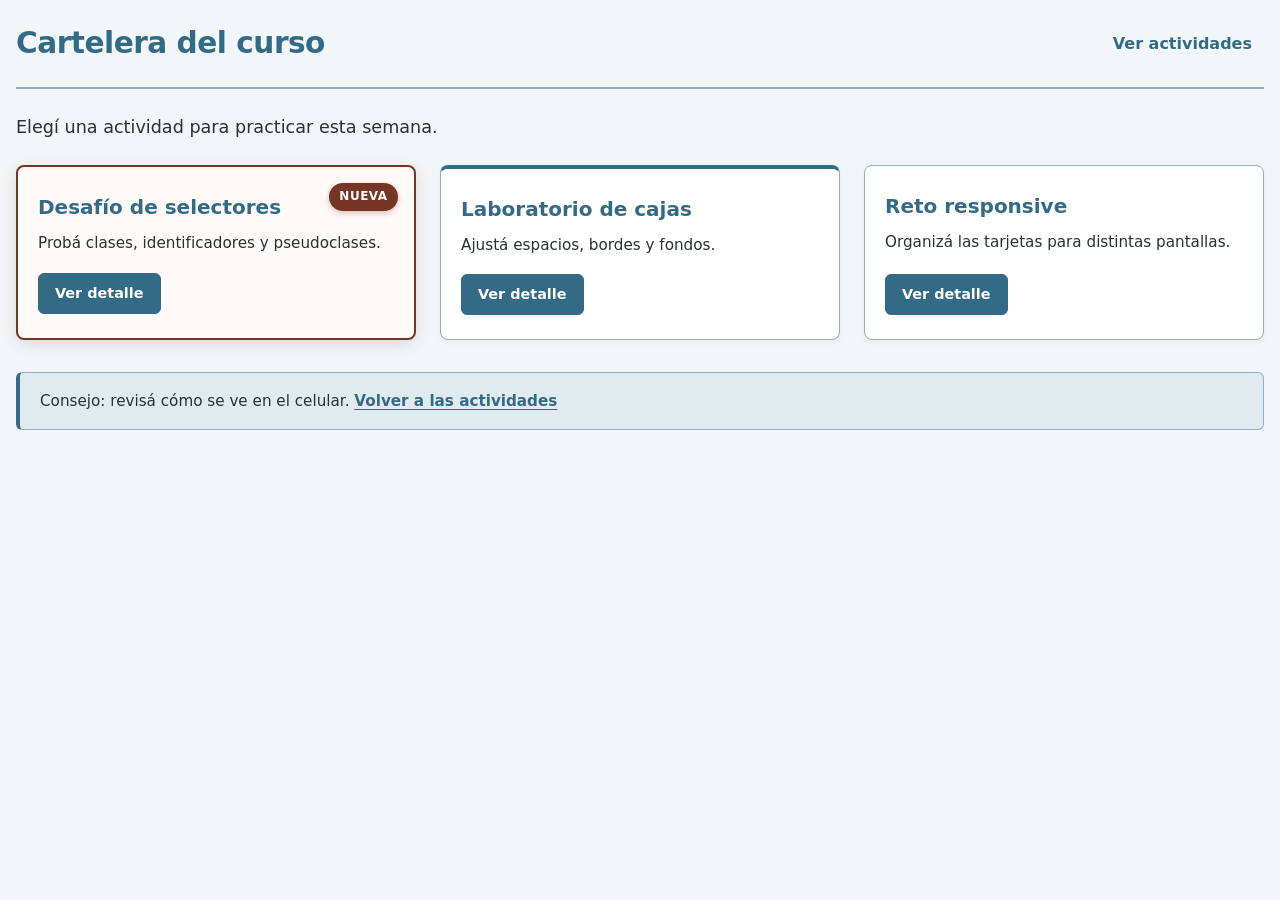
<file: Practica - CSS/index.html>
<!doctype html>
<html lang="es">
<head>
  <meta charset="utf-8">
  <meta name="viewport" content="width=device-width, initial-scale=1">
  <title>Cartelera del curso</title>
  <link rel="stylesheet" href="styles.css">
</head>
<body>
  <header class="cabecera">
    <h1 id="titulo">Cartelera del curso</h1>
    <nav><a href="#actividades">Ver actividades</a></nav>
  </header>
  <main>
    <p class="intro">Elegí una actividad para practicar esta semana.</p>
    <section id="actividades" class="cartelera">
      <article class="tarjeta tarjeta--destacada">
        <span class="tarjeta__etiqueta">Nueva</span>
        <h2 class="tarjeta__titulo">Desafío de selectores</h2>
        <p>Probá clases, identificadores y pseudoclases.</p>
        <a class="tarjeta__enlace" href="#">Ver detalle</a>
      </article>
      <article class="tarjeta">
        <h2 class="tarjeta__titulo">Laboratorio de cajas</h2>
        <p>Ajustá espacios, bordes y fondos.</p>
        <a class="tarjeta__enlace" href="#">Ver detalle</a>
      </article>
      <article class="tarjeta">
        <h2 class="tarjeta__titulo">Reto responsive</h2>
        <p>Organizá las tarjetas para distintas pantallas.</p>
        <a class="tarjeta__enlace" href="#">Ver detalle</a>
      </article>
    </section>
    <p class="aviso">Consejo: revisá cómo se ve en el celular. <a href="#actividades">Volver a las actividades</a></p>
  </main>
</body>
</html>
</file>
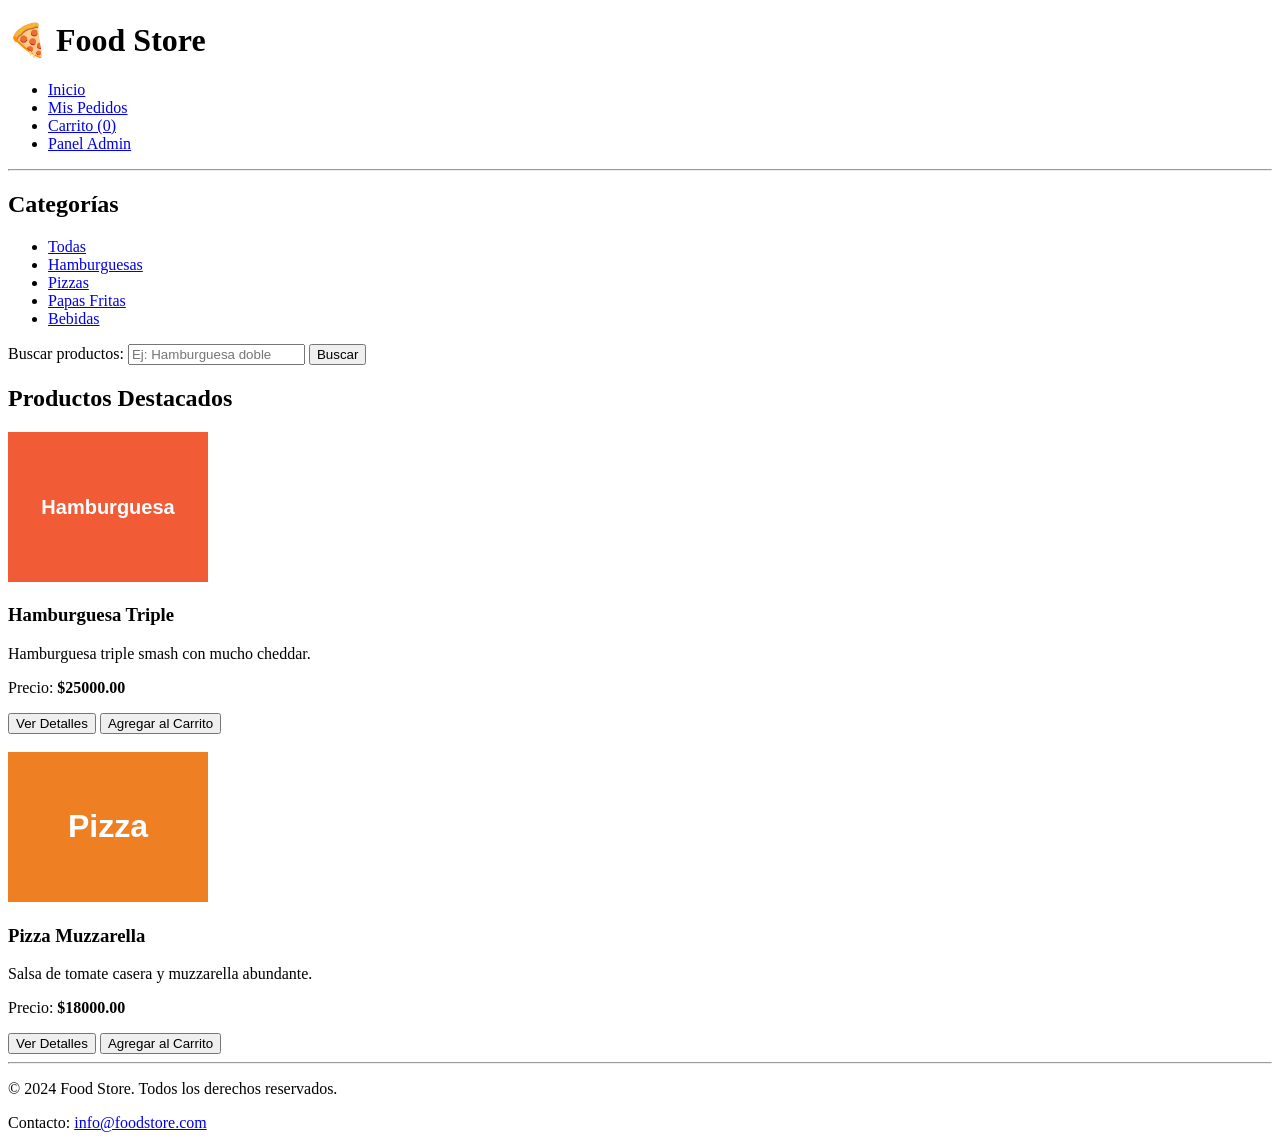
<file: TP2 - HTML/index.html>
<!DOCTYPE html>
<html lang="es">
<head>
    <meta charset="UTF-8">
    <meta name="viewport" content="width=device-width, initial-scale=1.0">
    <title>Food Store - Catálogo</title>
</head>
<body>

    <!-- Encabezado del Sitio -->
    <header>
        <h1>🍕 Food Store</h1>
        <nav>
            <ul>
                <li><a href="index.html">Inicio</a></li>
                <li><a href="#">Mis Pedidos</a></li>
                <li><a href="#">Carrito (0)</a></li>
                <li><a href="admin.html">Panel Admin</a></li>
            </ul>
        </nav>
    </header>

    <hr>

    <!-- Barra Lateral de Categorías -->
    <aside>
        <h2>Categorías</h2>
        <ul>
            <li><a href="#">Todas</a></li>
            <li><a href="#">Hamburguesas</a></li>
            <li><a href="#">Pizzas</a></li>
            <li><a href="#">Papas Fritas</a></li>
            <li><a href="#">Bebidas</a></li>
        </ul>
    </aside>

    <!-- Contenido Principal -->
    <main>
        <!-- Formulario de Búsqueda -->
        <form action="#" method="get">
            <label for="buscar-productos">Buscar productos: </label>
            <input type="text" id="buscar-productos" name="q" placeholder="Ej: Hamburguesa doble">
            <button type="submit">Buscar</button>
        </form>

        <!-- Sección de Catálogo de Productos -->
        <section>
            <h2>Productos Destacados</h2>

            <!-- Artículo 1: Hamburguesa -->
            <article>
                <img src="assets/hamburguesa.svg" alt="Hamburguesa Triple" width="200" height="150">
                <h3>Hamburguesa Triple</h3>
                <p>Hamburguesa triple smash con mucho cheddar.</p>
                <p>Precio: <strong>$25000.00</strong></p>
                <button type="button">Ver Detalles</button>
                <button type="button">Agregar al Carrito</button>
            </article>

            <br>

            <!-- Artículo 2: Pizza -->
            <article>
                <img src="assets/pizza.svg" alt="Pizza Muzzarella" width="200" height="150">
                <h3>Pizza Muzzarella</h3>
                <p>Salsa de tomate casera y muzzarella abundante.</p>
                <p>Precio: <strong>$18000.00</strong></p>
                <button type="button">Ver Detalles</button>
                <button type="button">Agregar al Carrito</button>
            </article>
        </section>
    </main>

    <hr>

    <!-- Pie de Página -->
    <footer>
        <p>&copy; 2024 Food Store. Todos los derechos reservados.</p>
        <p>Contacto: <a href="mailto:info@foodstore.com">info@foodstore.com</a></p>
    </footer>

</body>
</html>
</file>
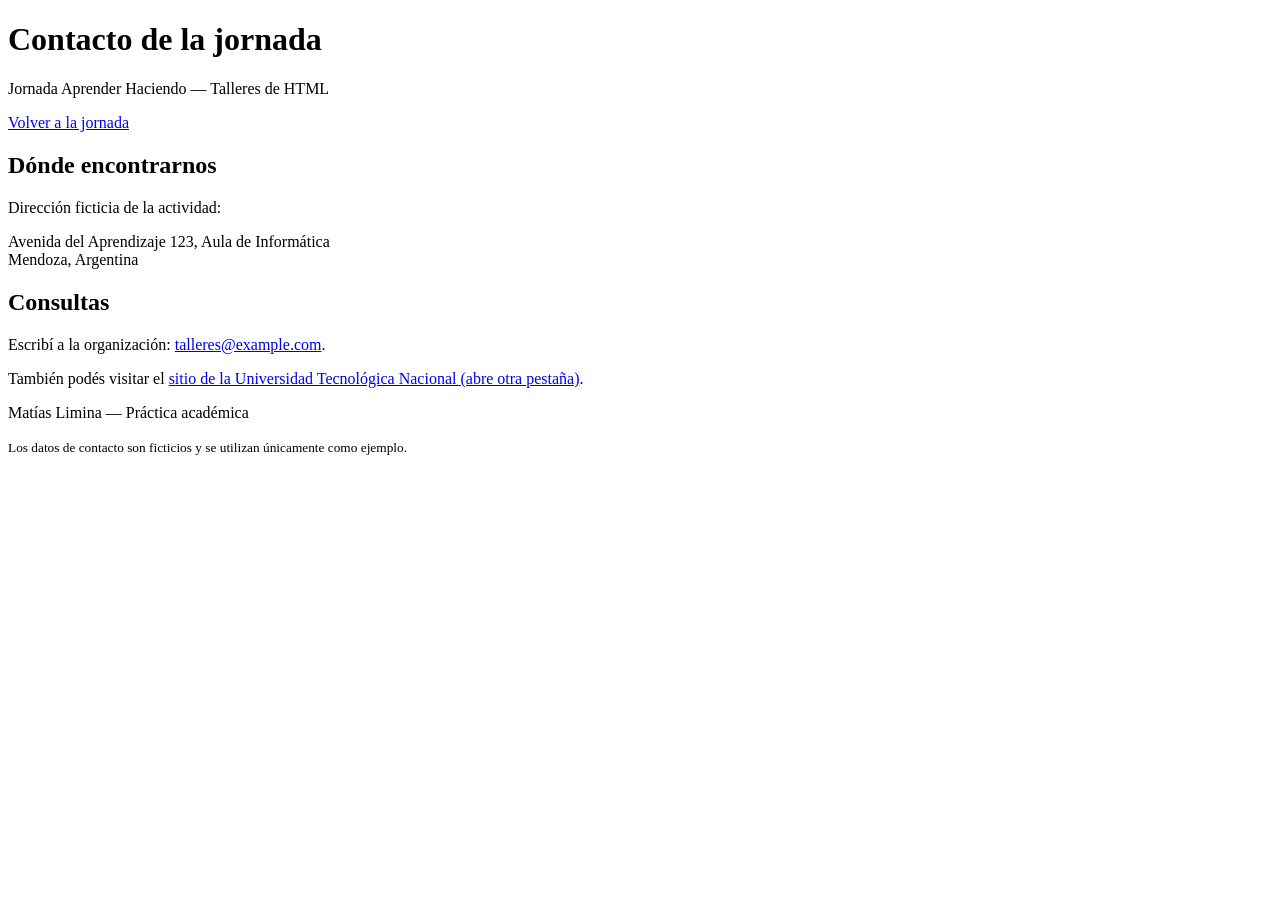
<file: practica-html-limina/contacto.html>
<!DOCTYPE html>
<html lang="es">
<head>
  <meta charset="UTF-8">
  <meta name="viewport" content="width=device-width, initial-scale=1.0">
  <title>Contacto - Jornada Aprender Haciendo</title>
</head>
<body>

  <!-- Cabecera y título principal -->
  <header>
    <h1>Contacto de la jornada</h1>
    <p>Jornada Aprender Haciendo — Talleres de HTML</p>
    <p><a href="jornada.html">Volver a la jornada</a></p>
  </header>

  <!-- Contenido principal -->
  <main>
    <section>
      <h2>Dónde encontrarnos</h2>
      <p>Dirección ficticia de la actividad:</p>
      <p>
        Avenida del Aprendizaje 123, Aula de Informática<br>
        Mendoza, Argentina
      </p>
    </section>

    <section>
      <h2>Consultas</h2>
      <p>Escribí a la organización: <a href="mailto:talleres@example.com">talleres@example.com</a>.</p>
      <p>También podés visitar el <a href="https://www.utn.edu.ar" target="_blank" rel="noopener noreferrer">sitio de la Universidad Tecnológica Nacional (abre otra pestaña)</a>.</p>
    </section>
  </main>

  <!-- Pie de página -->
  <footer>
    <p>Matías Limina — Práctica académica</p>
    <p><small>Los datos de contacto son ficticios y se utilizan únicamente como ejemplo.</small></p>
  </footer>

</body>
</html>
</file>
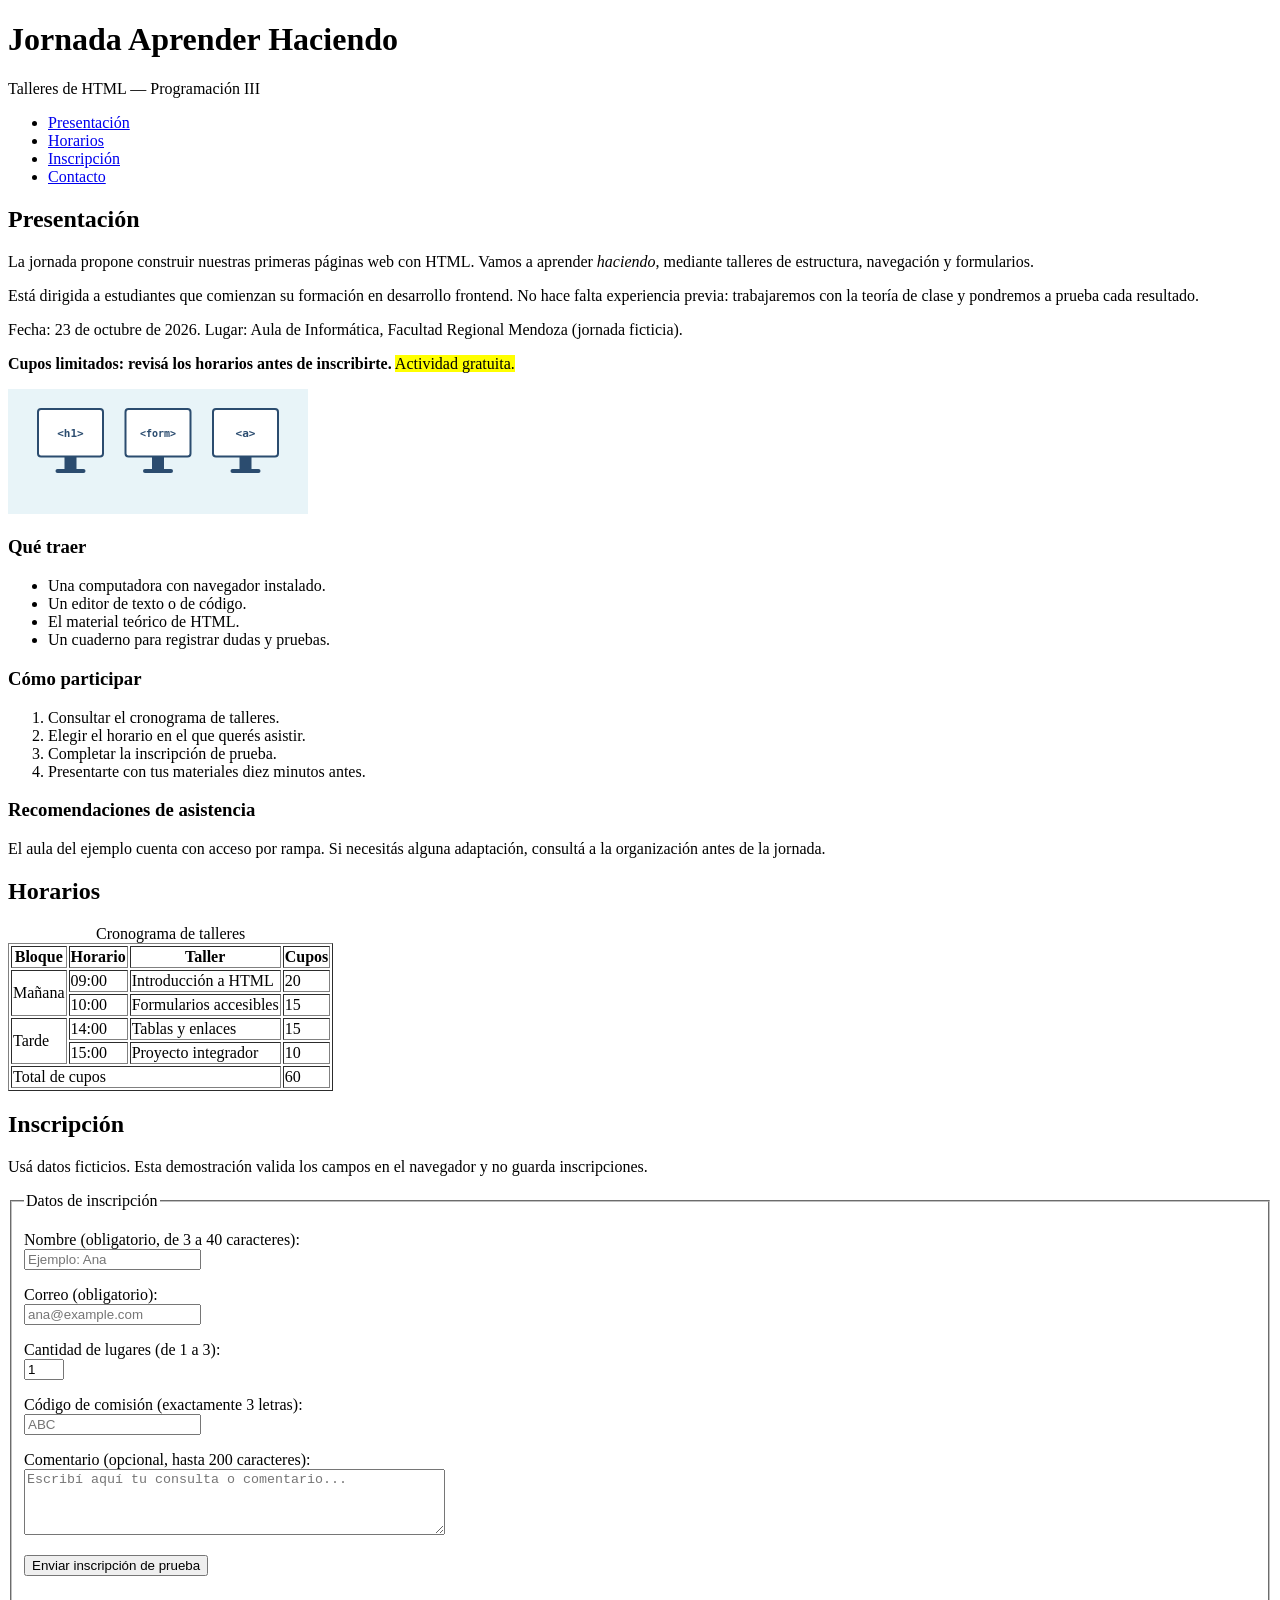
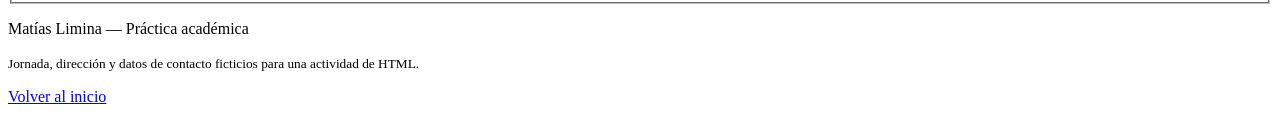
<file: practica-html-limina/jornada.html>
<!DOCTYPE html>
<html lang="es">
<head>
  <meta charset="UTF-8">
  <meta name="viewport" content="width=device-width, initial-scale=1.0">
  <title>Jornada Aprender Haciendo - Programación III</title>
</head>
<body>

  <!-- Cabecera -->
  <header id="inicio">
    <h1>Jornada Aprender Haciendo</h1>
    <p>Talleres de HTML — Programación III</p>
    
    <!-- Menú de navegación -->
    <nav>
      <ul>
        <li><a href="#presentacion">Presentación</a></li>
        <li><a href="#horarios">Horarios</a></li>
        <li><a href="#inscripcion">Inscripción</a></li>
        <li><a href="contacto.html">Contacto</a></li>
      </ul>
    </nav>
  </header>

  <!-- Contenido principal -->
  <main>

    <!-- Sección Presentación -->
    <section id="presentacion">
      <h2>Presentación</h2>
      <p>La jornada propone construir nuestras primeras páginas web con HTML. Vamos a aprender <em>haciendo</em>, mediante talleres de estructura, navegación y formularios.</p>
      <p>Está dirigida a estudiantes que comienzan su formación en desarrollo frontend. No hace falta experiencia previa: trabajaremos con la teoría de clase y pondremos a prueba cada resultado.</p>
      <p>Fecha: 23 de octubre de 2026. Lugar: Aula de Informática, Facultad Regional Mendoza (jornada ficticia).</p>
      <p><strong>Cupos limitados: revisá los horarios antes de inscribirte.</strong> <mark>Actividad gratuita.</mark></p>

      <img src="imagenes/talleres.svg" alt="Ilustración con monitores mostrando etiquetas HTML básicas" width="300">

      <h3>Qué traer</h3>
      <ul>
        <li>Una computadora con navegador instalado.</li>
        <li>Un editor de texto o de código.</li>
        <li>El material teórico de HTML.</li>
        <li>Un cuaderno para registrar dudas y pruebas.</li>
      </ul>

      <h3>Cómo participar</h3>
      <ol>
        <li>Consultar el cronograma de talleres.</li>
        <li>Elegir el horario en el que querés asistir.</li>
        <li>Completar la inscripción de prueba.</li>
        <li>Presentarte con tus materiales diez minutos antes.</li>
      </ol>

      <aside>
        <h3>Recomendaciones de asistencia</h3>
        <p>El aula del ejemplo cuenta con acceso por rampa. Si necesitás alguna adaptación, consultá a la organización antes de la jornada.</p>
      </aside>
    </section>

    <!-- Sección Horarios -->
    <section id="horarios">
      <h2>Horarios</h2>
      <table border="1">
        <caption>Cronograma de talleres</caption>
        <thead>
          <tr>
            <th scope="col">Bloque</th>
            <th scope="col">Horario</th>
            <th scope="col">Taller</th>
            <th scope="col">Cupos</th>
          </tr>
        </thead>
        <tbody>
          <tr>
            <td rowspan="2">Mañana</td>
            <td>09:00</td>
            <td>Introducción a HTML</td>
            <td>20</td>
          </tr>
          <tr>
            <td>10:00</td>
            <td>Formularios accesibles</td>
            <td>15</td>
          </tr>
          <tr>
            <td rowspan="2">Tarde</td>
            <td>14:00</td>
            <td>Tablas y enlaces</td>
            <td>15</td>
          </tr>
          <tr>
            <td>15:00</td>
            <td>Proyecto integrador</td>
            <td>10</td>
          </tr>
        </tbody>
        <tfoot>
          <tr>
            <td colspan="3">Total de cupos</td>
            <td>60</td>
          </tr>
        </tfoot>
      </table>
    </section>

    <!-- Sección Inscripción -->
    <section id="inscripcion">
      <h2>Inscripción</h2>
      <p>Usá datos ficticios. Esta demostración valida los campos en el navegador y no guarda inscripciones.</p>

      <form action="jornada.html#inscripcion" method="get">
        <fieldset>
          <legend>Datos de inscripción</legend>

          <p>
            <label for="nombre">Nombre (obligatorio, de 3 a 40 caracteres):</label><br>
            <input type="text" id="nombre" name="nombre" minlength="3" maxlength="40" placeholder="Ejemplo: Ana" required>
          </p>

          <p>
            <label for="correo">Correo (obligatorio):</label><br>
            <input type="email" id="correo" name="correo" placeholder="ana@example.com" required>
          </p>

          <p>
            <label for="cantidad">Cantidad de lugares (de 1 a 3):</label><br>
            <input type="number" id="cantidad" name="cantidad" min="1" max="3" step="1" value="1" required>
          </p>

          <p>
            <label for="codigo">Código de comisión (exactamente 3 letras):</label><br>
            <input type="text" id="codigo" name="codigo" pattern="[A-Za-z]{3}" placeholder="ABC" title="Tres letras de la A a la Z, sin números ni espacios" required>
          </p>

          <p>
            <label for="comentario">Comentario (opcional, hasta 200 caracteres):</label><br>
            <textarea id="comentario" name="comentario" rows="4" cols="50" maxlength="200" placeholder="Escribí aquí tu consulta o comentario..."></textarea>
          </p>

          <p>
            <button type="submit">Enviar inscripción de prueba</button>
          </p>
        </fieldset>
      </form>
    </section>

  </main>

  <!-- Pie de página -->
  <footer>
    <p>Matías Limina — Práctica académica</p>
    <p><small>Jornada, dirección y datos de contacto ficticios para una actividad de HTML.</small></p>
    <p><a href="#inicio">Volver al inicio</a></p>
  </footer>

</body>
</html>
</file>
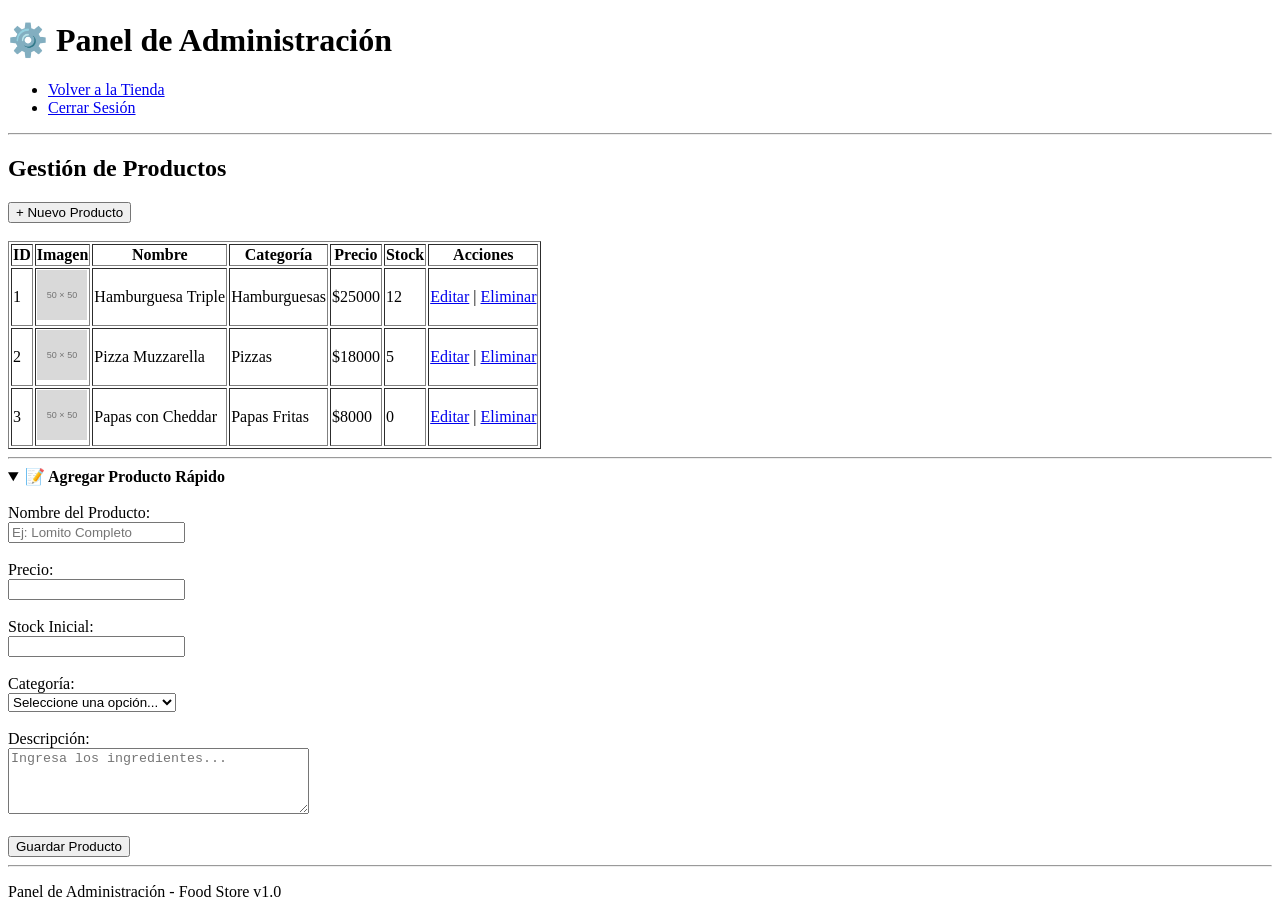
<file: TP2 - HTML/admin.html>
<!DOCTYPE html>
<html lang="es">
<head>
    <meta charset="UTF-8">
    <meta name="viewport" content="width=device-width, initial-scale=1.0">
    <title>Food Store - Panel de Administración</title>
</head>
<body>

    <!-- Encabezado del Panel de Administración -->
    <header>
        <h1>⚙️ Panel de Administración</h1>
        <nav>
            <ul>
                <li><a href="index.html">Volver a la Tienda</a></li>
                <li><a href="#">Cerrar Sesión</a></li>
            </ul>
        </nav>
    </header>

    <hr>

    <!-- Contenido Principal -->
    <main>
        <!-- Sección de Gestión de Productos -->
        <section>
            <h2>Gestión de Productos</h2>
            <button type="button">+ Nuevo Producto</button>
            <br><br>

            <!-- Tabla de Inventario y Gestión -->
            <table border="1">
                <thead>
                    <tr>
                        <th>ID</th>
                        <th>Imagen</th>
                        <th>Nombre</th>
                        <th>Categoría</th>
                        <th>Precio</th>
                        <th>Stock</th>
                        <th>Acciones</th>
                    </tr>
                </thead>
                <tbody>
                    <tr>
                        <td>1</td>
                        <td><img src="assets/thumb-50.svg" alt="Miniatura Hamburguesa Triple" width="50" height="50"></td>
                        <td>Hamburguesa Triple</td>
                        <td>Hamburguesas</td>
                        <td>$25000</td>
                        <td>12</td>
                        <td><a href="#">Editar</a> | <a href="#">Eliminar</a></td>
                    </tr>
                    <tr>
                        <td>2</td>
                        <td><img src="assets/thumb-50.svg" alt="Miniatura Pizza Muzzarella" width="50" height="50"></td>
                        <td>Pizza Muzzarella</td>
                        <td>Pizzas</td>
                        <td>$18000</td>
                        <td>5</td>
                        <td><a href="#">Editar</a> | <a href="#">Eliminar</a></td>
                    </tr>
                    <tr>
                        <td>3</td>
                        <td><img src="assets/thumb-50.svg" alt="Miniatura Papas con Cheddar" width="50" height="50"></td>
                        <td>Papas con Cheddar</td>
                        <td>Papas Fritas</td>
                        <td>$8000</td>
                        <td>0</td>
                        <td><a href="#">Editar</a> | <a href="#">Eliminar</a></td>
                    </tr>
                </tbody>
            </table>
        </section>

        <hr>

        <!-- Formulario Desplegable para Agregar Producto Rápido -->
        <section>
            <details open>
                <summary><strong>📝 Agregar Producto Rápido</strong></summary>
                <br>
                <form action="#" method="post">
                    <div>
                        <label for="nombre-producto">Nombre del Producto:</label><br>
                        <input type="text" id="nombre-producto" name="nombre" placeholder="Ej: Lomito Completo" required>
                    </div>
                    <br>
                    <div>
                        <label for="precio-producto">Precio:</label><br>
                        <input type="number" id="precio-producto" name="precio" min="0" step="0.01" required>
                    </div>
                    <br>
                    <div>
                        <label for="stock-producto">Stock Inicial:</label><br>
                        <input type="number" id="stock-producto" name="stock" min="0" required>
                    </div>
                    <br>
                    <div>
                        <label for="categoria-producto">Categoría:</label><br>
                        <select id="categoria-producto" name="categoria" required>
                            <option value="">Seleccione una opción...</option>
                            <option value="Hamburguesas">Hamburguesas</option>
                            <option value="Pizzas">Pizzas</option>
                            <option value="Papas Fritas">Papas Fritas</option>
                            <option value="Bebidas">Bebidas</option>
                        </select>
                    </div>
                    <br>
                    <div>
                        <label for="descripcion-producto">Descripción:</label><br>
                        <textarea id="descripcion-producto" name="descripcion" rows="4" cols="35" placeholder="Ingresa los ingredientes..."></textarea>
                    </div>
                    <br>
                    <button type="submit">Guardar Producto</button>
                </form>
            </details>
        </section>
    </main>

    <hr>

    <!-- Pie de Página -->
    <footer>
        <p>Panel de Administración - Food Store v1.0</p>
    </footer>

</body>
</html>
</file>
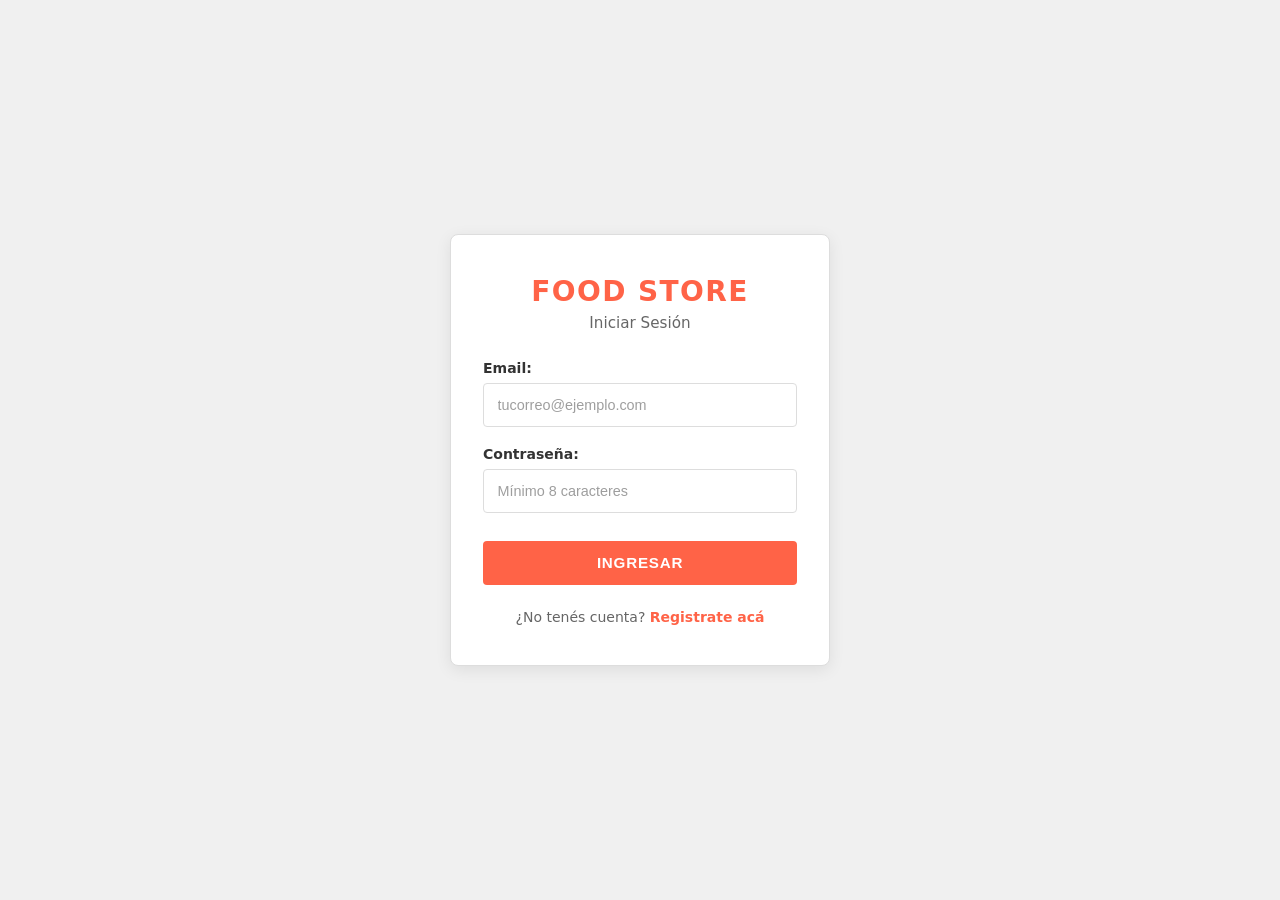
<file: TP2 - HTML/login.html>
<!DOCTYPE html>
<html lang="es">
<head>
    <meta charset="UTF-8">
    <meta name="viewport" content="width=device-width, initial-scale=1.0">
    <title>Food Store - Iniciar Sesión</title>
    <link rel="stylesheet" href="login.css">
</head>
<body>

    <main class="login-container">
        <!-- Título y Subtítulo -->
        <h1 class="login-title">Food Store</h1>
        <p class="login-subtitle">Iniciar Sesión</p>

        <!-- Formulario de Login -->
        <form class="login-form" action="#" method="post">
            <!-- Campo de Email -->
            <div class="form-group">
                <label for="email" class="form-label">Email:</label>
                <input 
                    type="email" 
                    id="email" 
                    name="email" 
                    class="form-input" 
                    placeholder="tucorreo@ejemplo.com" 
                    autocomplete="email"
                    required
                >
            </div>

            <!-- Campo de Contraseña -->
            <div class="form-group">
                <label for="password" class="form-label">Contraseña:</label>
                <input 
                    type="password" 
                    id="password" 
                    name="password" 
                    class="form-input" 
                    placeholder="Mínimo 8 caracteres" 
                    autocomplete="current-password"
                    minlength="8"
                    required
                >
            </div>

            <!-- Botón de Envío -->
            <button type="submit" class="btn-submit">INGRESAR</button>
        </form>

        <!-- Enlace de Registro -->
        <p class="register-text">
            ¿No tenés cuenta? <a href="#" class="register-link">Registrate acá</a>
        </p>
    </main>

</body>
</html>
</file>
<file: Practica - CSS/styles.css>
/* ==========================================================================
   Paleta de colores:
   - #90AFC5 (mist)
   - #336B87 (stone)
   - #2A3132 (shadow)
   - #763626 (autumn foliage)
   ========================================================================== */

:root {
  --color-mist: #90AFC5;
  --color-stone: #336B87;
  --color-shadow: #2A3132;
  --color-autumn: #763626;
  --color-bg: #f2f6f8;
  --color-card-bg: #ffffff;
  --font-family: system-ui, -apple-system, BlinkMacSystemFont, "Segoe UI", Roboto, Helvetica, Arial, sans-serif;
}

/* ==========================================================================
   Punto 1: Base y Selectores
   - box-sizing: border-box
   - Reglas con selector de elemento, clase e ID #titulo
   ========================================================================== */

*,
*::before,
*::after {
  box-sizing: border-box;
}

/* Selector de elemento */
body {
  margin: 0;
  padding: 0 1rem 2rem 1rem;
  font-family: var(--font-family);
  background-color: var(--color-bg);
  color: var(--color-shadow);
  line-height: 1.6;
}

/* Selector por ID */
#titulo {
  margin: 0;
  color: var(--color-stone);
  font-size: 1.85rem;
  font-weight: 700;
  letter-spacing: -0.5px;
}

/* Selector de clase */
.intro {
  font-size: 1.1rem;
  color: var(--color-shadow);
  margin-top: 1.5rem;
  margin-bottom: 1.5rem;
}

/* ==========================================================================
   Punto 2: Texto y Cajas
   - Jerarquía tipográfica (título, subtítulo, párrafos)
   - .tarjeta con fondo, tamaño adaptable, padding, margin y border
   ========================================================================== */

p {
  margin: 0 0 1rem 0;
  color: var(--color-shadow);
  font-size: 0.95rem;
}

.tarjeta__titulo {
  color: var(--color-stone);
  font-size: 1.25rem;
  font-weight: 600;
  margin: 0 0 0.5rem 0;
}

/* Modelo de caja y bloque BEM para .tarjeta */
.tarjeta {
  position: relative;
  background-color: var(--color-card-bg);
  border: 1px solid var(--color-mist);
  border-radius: 8px;
  padding: 1.5rem 1.25rem;
  width: 100%;
  display: flex;
  flex-direction: column;
  align-items: flex-start;
  box-shadow: 0 2px 6px rgba(42, 49, 50, 0.05);
}

.tarjeta p {
  flex-grow: 1;
}

/* ==========================================================================
   Punto 3: BEM y Visualización
   - Clases BEM: tarjeta, tarjeta__titulo, tarjeta__etiqueta, tarjeta--destacada
   - Uso de display: inline-block en .tarjeta__enlace
   - Modificador .tarjeta--destacada con diferenciación visual clara
   ========================================================================== */

.tarjeta__enlace {
  display: inline-block;
  color: var(--color-card-bg);
  background-color: var(--color-stone);
  text-decoration: none;
  font-size: 0.9rem;
  font-weight: 600;
  padding: 0.5rem 1rem;
  border-radius: 6px;
  border: 1px solid var(--color-stone);
}

/* Modificador de tarjeta destacada */
.tarjeta--destacada {
  border: 2px solid var(--color-autumn);
  background-color: #fffaf8;
  box-shadow: 0 4px 14px rgba(118, 54, 38, 0.15);
}

/* ==========================================================================
   Punto 6: Posición y Capas
   - position: relative en la tarjeta contenedora
   - position: absolute en la etiqueta "Nueva"
   - Ajuste de z-index y capas
   ========================================================================== */

.tarjeta__etiqueta {
  position: absolute;
  top: 1rem;
  right: 1rem;
  z-index: 2;
  background-color: var(--color-autumn);
  color: #ffffff;
  font-size: 0.75rem;
  font-weight: 700;
  text-transform: uppercase;
  letter-spacing: 0.5px;
  padding: 0.25rem 0.65rem;
  border-radius: 999px;
  box-shadow: 0 2px 6px rgba(118, 54, 38, 0.3);
}


/* ==========================================================================
   Punto 4: Flexbox y Grid
   - .cabecera organizada con Flexbox
   - .cartelera organizada con Grid, gap y columnas que puedan adaptarse
   ========================================================================== */

.cabecera {
  display: flex;
  justify-content: space-between;
  align-items: center;
  padding: 1.25rem 0;
  border-bottom: 2px solid var(--color-mist);
  margin-bottom: 1.5rem;
}

.cabecera nav a {
  color: var(--color-stone);
  text-decoration: none;
  font-weight: 600;
  padding: 0.5rem 0.75rem;
  border-radius: 4px;
}

.cartelera {
  display: grid;
  grid-template-columns: repeat(auto-fit, minmax(260px, 1fr));
  gap: 1.5rem;
  margin-bottom: 2rem;
}

.cartelera .tarjeta {
  margin-bottom: 0;
}

/* ==========================================================================
   Punto 5: Selectores y Estados
   - Combinador descendente: .cartelera .tarjeta__enlace
   - Pseudoclases de estado: :hover y :focus / :focus-visible
   - Pseudoclase estructural: :nth-child() para detalle distintivo
   ========================================================================== */

/* Combinador descendente con transición fluida */
.cartelera .tarjeta__enlace {
  transition: background-color 0.2s ease, transform 0.2s ease, box-shadow 0.2s ease, color 0.2s ease;
}

/* Estado :hover para enlaces de tarjetas y navegación */
.cartelera .tarjeta__enlace:hover {
  background-color: var(--color-autumn);
  border-color: var(--color-autumn);
  transform: translateY(-2px);
  box-shadow: 0 4px 10px rgba(118, 54, 38, 0.25);
}

.cabecera nav a:hover {
  background-color: var(--color-mist);
  color: var(--color-shadow);
}

/* Estado :focus y :focus-visible para navegación accesible con Tab */
.cartelera .tarjeta__enlace:focus,
.cartelera .tarjeta__enlace:focus-visible,
.cabecera nav a:focus,
.cabecera nav a:focus-visible {
  outline: 3px solid var(--color-autumn);
  outline-offset: 3px;
}

/* Pseudoclase estructural :nth-child() para detalle distintivo en la segunda tarjeta */
.cartelera .tarjeta:nth-child(2) {
  border-top: 4px solid var(--color-stone);
}

/* ==========================================================================
   Punto 7: Adaptación Móvil
   - Media query para pantallas angostas
   - Disposición de tarjetas en una sola columna
   ========================================================================== */

@media (max-width: 680px) {
  body {
    padding: 0 0.75rem 1.5rem 0.75rem;
  }

  .cabecera {
    flex-direction: column;
    align-items: flex-start;
    gap: 0.75rem;
  }

  .cartelera {
    grid-template-columns: 1fr;
    gap: 1.25rem;
  }

  #titulo {
    font-size: 1.5rem;
  }
}

/* ==========================================================================
   Punto 8: Mini Experimento sobre .aviso
   - display: none -> Elimina el elemento del layout (no ocupa espacio) y no es interactivo.
   - visibility: hidden -> Oculta visualmente pero preserva el espacio en el layout; no es interactivo ni recibe foco Tab.
   - opacity: 0 -> Vuelve transparente el elemento, preserva el espacio en el layout y CONSERVA la interactividad (recibe clicks y foco con Tab).
   - Estado final de entrega: Totalmente visible y estilizado.
   ========================================================================== */

.aviso {
  display: block;
  visibility: visible;
  opacity: 1;
  background-color: rgba(144, 175, 197, 0.18);
  border: 1px solid var(--color-mist);
  border-left: 4px solid var(--color-stone);
  padding: 1rem 1.25rem;
  border-radius: 6px;
  font-size: 0.95rem;
  color: var(--color-shadow);
  margin-top: 2rem;
}

.aviso a {
  color: var(--color-stone);
  font-weight: 600;
  text-decoration: underline;
  text-underline-offset: 3px;
}

.aviso a:hover {
  color: var(--color-autumn);
}
</file>
<file: TP2 - HTML/login.css>
/* ==========================================================================
   Variables CSS (Definidas según la consigna)
   ========================================================================== */
:root {
    --color-primario: #ff6347;
    --color-fondo: #f0f0f0;
    --color-texto: #333333;
    --color-blanco: #ffffff;
    --color-borde: #dddddd;
    --color-focus: #ff4500;
}

/* ==========================================================================
   Reset Moderno y Normalización del Box Model
   ========================================================================== */
*, *::before, *::after {
    box-sizing: border-box;
    margin: 0;
    padding: 0;
}

/* ==========================================================================
   Cuerpo y Centrado de la Página
   ========================================================================== */
body {
    font-family: system-ui, -apple-system, BlinkMacSystemFont, "Segoe UI", Roboto, Oxygen, Ubuntu, Cantarell, sans-serif;
    color: var(--color-texto);
    background-color: var(--color-fondo);
    min-height: 100vh;
    min-height: 100dvh;
    display: flex;
    justify-content: center;
    align-items: center;
    padding: 1rem;
}

/* ==========================================================================
   Contenedor Principal (Tarjeta de Login) - Modelo de Caja
   ========================================================================== */
.login-container {
    background-color: var(--color-blanco);
    width: 100%;
    max-width: 380px;
    margin: auto;
    padding: 2.5rem 2rem;
    border: 1px solid var(--color-borde);
    border-radius: 8px;
    box-shadow: 0 4px 16px rgba(0, 0, 0, 0.08);
}

/* ==========================================================================
   Encabezados y Tipografía
   ========================================================================== */
.login-title {
    color: var(--color-primario);
    text-transform: uppercase;
    text-align: center;
    font-size: 1.75rem;
    font-weight: 700;
    letter-spacing: 0.05em;
    margin-bottom: 0.35rem;
}

.login-subtitle {
    text-align: center;
    color: #666666;
    font-size: 0.95rem;
    margin-bottom: 1.75rem;
}

/* ==========================================================================
   Formulario y Campos de Entrada
   ========================================================================== */
.login-form {
    display: flex;
    flex-direction: column;
    gap: 1.2rem;
}

.form-group {
    display: flex;
    flex-direction: column;
    gap: 0.45rem;
}

.form-label {
    font-size: 0.875rem;
    font-weight: 600;
    color: var(--color-texto);
}

.form-input {
    width: 100%;
    font-size: 1rem;
    padding: 0.75rem 0.85rem;
    border: 1px solid var(--color-borde);
    border-radius: 4px;
    background-color: var(--color-blanco);
    color: var(--color-texto);
    transition: border-color 0.2s ease, box-shadow 0.2s ease;
}

.form-input::placeholder {
    color: #9e9e9e;
    font-size: 0.9rem;
}

/* Estado Focus interactivo y accesible */
.form-input:focus {
    outline: none;
    border-color: var(--color-focus);
    box-shadow: 0 0 0 3px rgba(255, 69, 0, 0.15);
}

/* Validación moderna no invasiva (Baseline) */
.form-input:user-invalid {
    border-color: #e53935;
}

/* ==========================================================================
   Botón de Envío e Interacción :hover
   ========================================================================== */
.btn-submit {
    width: 100%;
    min-height: 44px;
    margin-top: 0.5rem;
    padding: 0.75rem;
    background-color: var(--color-primario);
    color: var(--color-blanco);
    border: none;
    border-radius: 4px;
    font-size: 0.95rem;
    font-weight: 700;
    letter-spacing: 0.05em;
    cursor: pointer;
    transition: background-color 0.2s ease, transform 0.1s ease;
}

.btn-submit:hover:not(:disabled) {
    background-color: var(--color-focus);
}

.btn-submit:active:not(:disabled) {
    transform: scale(0.98);
}

/* ==========================================================================
   Enlace de Registro Inferior
   ========================================================================== */
.register-text {
    margin-top: 1.5rem;
    text-align: center;
    font-size: 0.875rem;
    color: #666666;
}

.register-link {
    color: var(--color-primario);
    text-decoration: none;
    font-weight: 600;
    transition: color 0.2s ease;
}

.register-link:hover {
    color: var(--color-focus);
    text-decoration: underline;
}
</file>
